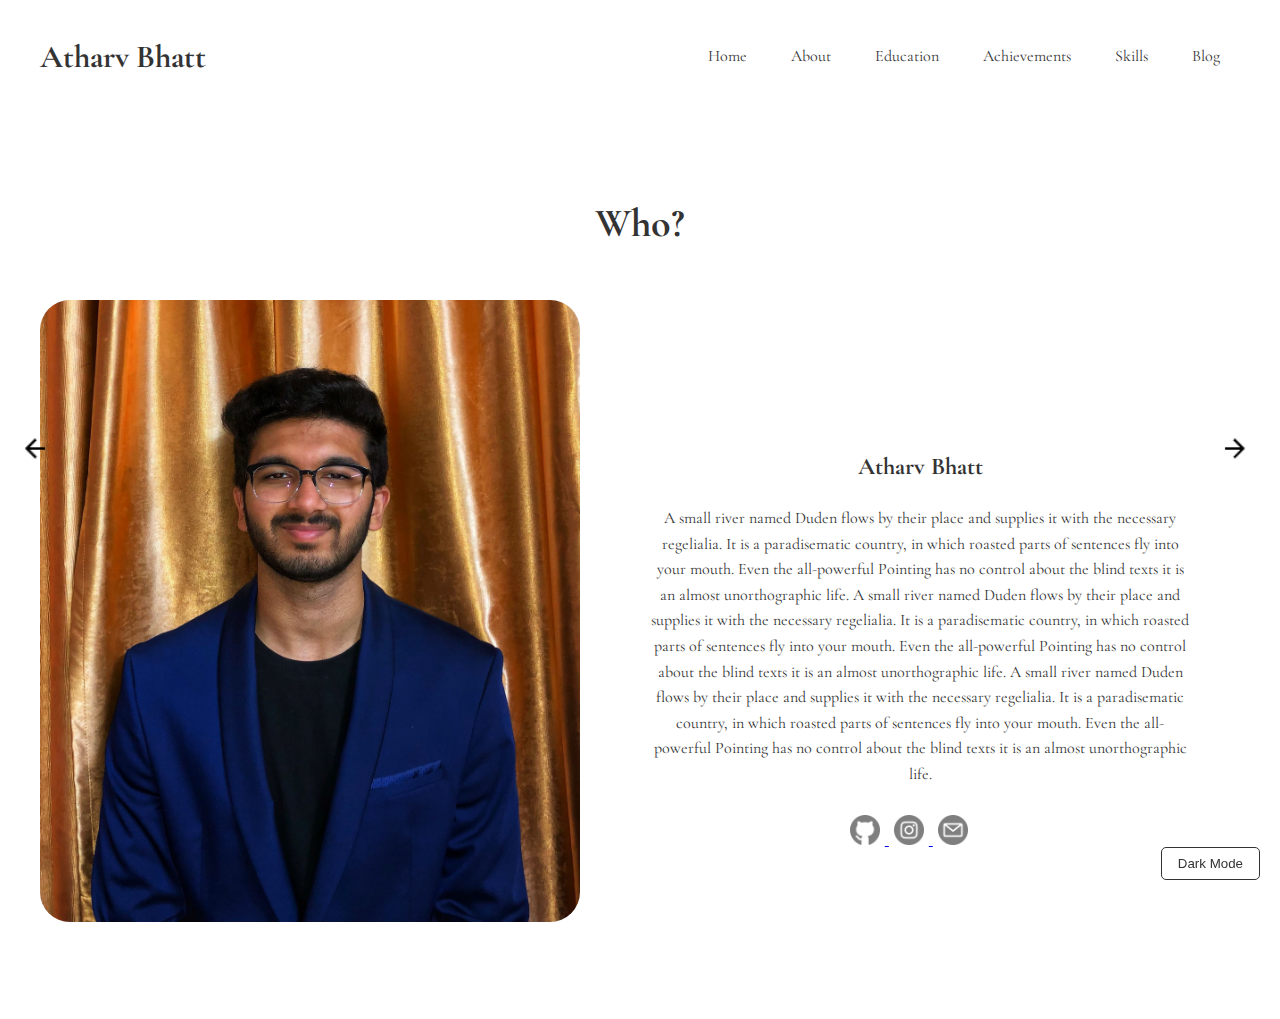
<file: about.html>
<!DOCTYPE html>
<html lang="en">
<head>
    <meta charset="UTF-8">
    <meta name="viewport" content="width=device-width, initial-scale=1.0">
    <title>Know Atharv Bhatt</title>
    <link rel="stylesheet" href="styles.css">
</head>
<body class="light-mode">
    <button class="dark-mode-toggle" onclick="toggleDarkMode()">
        <img src="darkmode.png" alt="Dark Mode Icon" class="icon dark-mode-icon">
        <img src="lightmode.png" alt="Light Mode Icon" class="icon light-mode-icon">
    </button>

    <button class="arrow left-arrow" onclick="navigate('left')">
        <img src="left-arrow.png" alt="Left Arrow Icon" class="arrow-icon">
    </button>

    <button class="arrow right-arrow" onclick="navigate('right')">
        <img src="right-arrow.png" alt="Right Arrow Icon" class="arrow-icon">
    </button>
    
    <nav class="navbar">
        <div class="container">
            <h1 class="logo">Atharv Bhatt</h1>
            <ul class="nav-links">
                <li><a href="index.html">Home</a></li>
                <li><a href="about.html">About</a></li>
                <li><a href="education.html">Education</a></li>
                <li><a href="achievements.html">Achievements</a></li>
                <li><a href="skills.html">Skills</a></li>
                <li><a href="blog.html">Blog</a></li>
            </ul>
        </div>
    </nav>

    <section class="about-section">
    <h1 class="headings">Who?</h1><br>
    <div class="container">
        <div class="about-content">
            <h2>Atharv Bhatt</h2>
            <p>
                A small river named Duden flows by their place and supplies it with the necessary regelialia. 
                It is a paradisematic country, in which roasted parts of sentences fly into your mouth. 
                Even the all-powerful Pointing has no control about the blind texts it is an almost unorthographic life.
                A small river named Duden flows by their place and supplies it with the necessary regelialia. 
                It is a paradisematic country, in which roasted parts of sentences fly into your mouth. 
                Even the all-powerful Pointing has no control about the blind texts it is an almost unorthographic life.
                A small river named Duden flows by their place and supplies it with the necessary regelialia. 
                It is a paradisematic country, in which roasted parts of sentences fly into your mouth. 
                Even the all-powerful Pointing has no control about the blind texts it is an almost unorthographic life.</p>
        </div>
        <div class="about-image">
            <img src="photo.jpg" alt="My Image">
        </div>
    </div>

    <div class="social-icons">
        <a href="https://github.com/atharvv04" target="_blank" rel="noopener noreferrer">
            <img src="githubbb.png" alt="GitHub Icon" class="icon social-icon">
        </a>
        <a href="https://instagram.com/atharvvbhatt" target="_blank" rel="noopener noreferrer">
            <img src="instagrammm.png" alt="GitHub Icon" class="icon social-icon">
        </a>
        <a href="mailto:atharv.bhatt@students.iiit.ac.in">
            <img src="emailll.png" alt="Email Icon" class="social-icon">
        </a>
    </div>
    </section>


    <script src="script.js"></script>
</body>
</html>
</file>
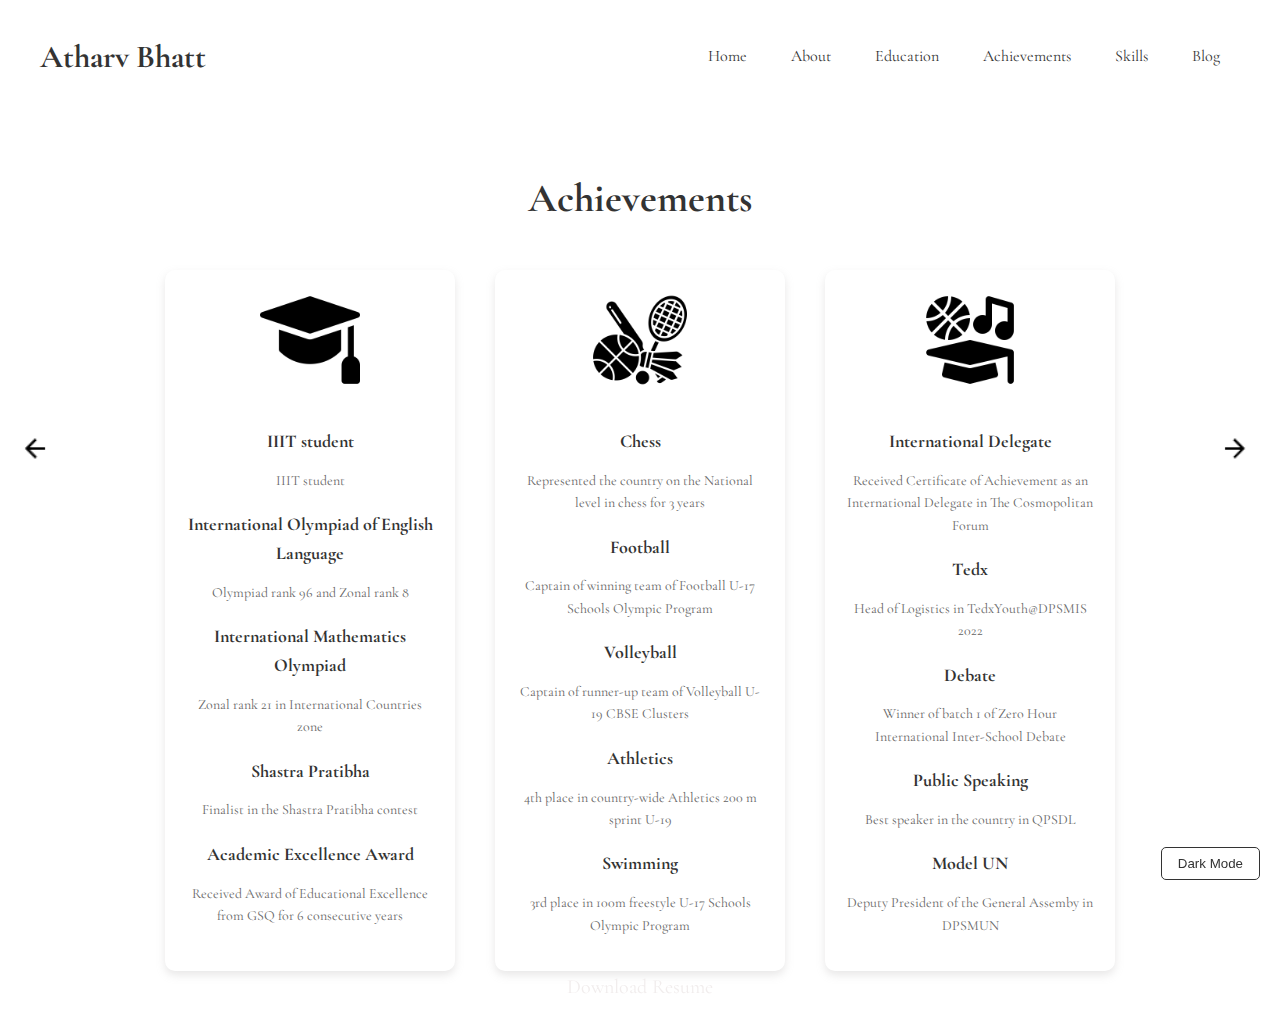
<file: achievements.html>
<!DOCTYPE html>
<html lang="en">
<head>
    <meta charset="UTF-8">
    <meta name="viewport" content="width=device-width, initial-scale=1.0">
    <title>Atharv Bhatt Achievements</title>
    <link rel="stylesheet" href="styles.css">
</head>
<body class="light-mode">
    <button class="dark-mode-toggle" onclick="toggleDarkMode()">
        <img src="darkmode.png" alt="Dark Mode Icon" class="icon dark-mode-icon">
        <img src="lightmode.png" alt="Light Mode Icon" class="icon light-mode-icon">
    </button>

    <button class="arrow left-arrow" onclick="navigate('left')">
        <img src="left-arrow.png" alt="Left Arrow Icon" class="arrow-icon">
    </button>

    <button class="arrow right-arrow" onclick="navigate('right')">
        <img src="right-arrow.png" alt="Right Arrow Icon" class="arrow-icon">
    </button>

    <nav class="navbar">
        <div class="container">
            <h1 class="logo">Atharv Bhatt</h1>
            <ul class="nav-links">
                <li><a href="index.html">Home</a></li>
                <li><a href="about.html">About</a></li>
                <li><a href="education.html">Education</a></li>
                <li><a href="achievements.html">Achievements</a></li>
                <li><a href="skills.html">Skills</a></li>
                <li><a href="blog.html">Blog</a></li>
            </ul>
        </div>
    </nav>

    <section class="page-content">
        <br><h1 class="headings">Achievements</h1>
        <div class="achievement-container">
            <div class="achievement-card">
                <img src="academics.png" alt="Badge 1" class="badge">
                <h3>IIIT student</h3>
                <p>IIIT student</p>
                <h3>International Olympiad of English Language</h3>
                <p>Olympiad rank 96 and Zonal rank 8</p>
                <h3>International Mathematics Olympiad</h3>
                <p>Zonal rank 21 in International Countries zone</p>
                <h3>Shastra Pratibha</h3>
                <p>Finalist in the Shastra Pratibha contest</p>
                <h3>Academic Excellence Award</h3>
                <p>Received Award of Educational Excellence from GSQ for 6 consecutive years</p>
            </div>
            <div class="achievement-card">
                <img src="sports.png" alt="Badge 2" class="badge">
                <h3>Chess</h3>
                <p>Represented the country on the National level in chess for 3 years</p>
                <h3>Football</h3>
                <p>Captain of winning team of Football U-17 Schools Olympic Program</p>
                <h3>Volleyball</h3>
                <p>Captain of runner-up team of Volleyball U-19 CBSE Clusters</p>
                <h3>Athletics</h3>
                <p>4th place in country-wide Athletics 200 m sprint U-19</p>
                <h3>Swimming</h3>
                <p>3rd place in 100m freestyle U-17 Schools Olympic Program</p>
            </div>
            <div class="achievement-card">
                <img src="extracurricular.png" alt="Badge 2" class="badge">
                <h3>International Delegate</h3>
                <p>Received Certificate of Achievement as an International Delegate in The Cosmopolitan Forum</p>
                <h3>Tedx</h3>
                <p>Head of Logistics in TedxYouth@DPSMIS 2022</p>
                <h3>Debate</h3>
                <p>Winner of batch 1 of Zero Hour International Inter-School Debate</p>
                <h3>Public Speaking</h3>
                <p>Best speaker in the country in QPSDL</p>
                <h3>Model UN</h3>
                <p>Deputy President of the General Assemby in DPSMUN</p>
            </div>
        </div>
        <div class="resume-link">
            <a href="resume.pdf" download>Download Resume</a>
        </div>
    </section>

    <script src="script.js"></script>
</body>
</html>
</file>
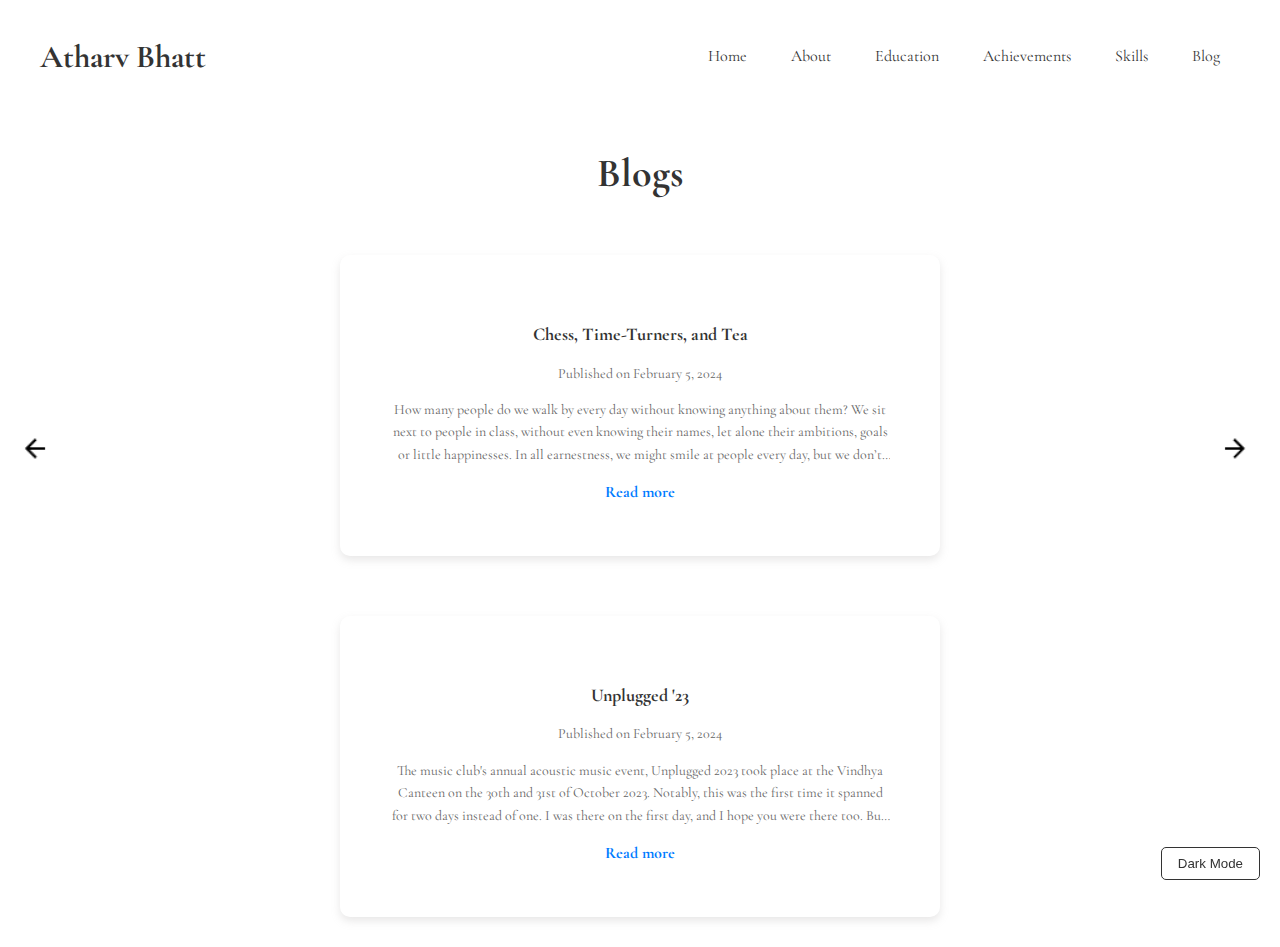
<file: blog.html>
<!DOCTYPE html>
<html lang="en">
<head>
    <meta charset="UTF-8">
    <meta name="viewport" content="width=device-width, initial-scale=1.0">
    <title>Atharv Bhatt Blog</title>
    <link rel="stylesheet" href="styles.css">
</head>
<body class="light-mode">
    <button class="dark-mode-toggle" onclick="toggleDarkMode()">
        <img src="darkmode.png" alt="Dark Mode Icon" class="icon dark-mode-icon">
        <img src="lightmode.png" alt="Light Mode Icon" class="icon light-mode-icon">
    </button>

    <button class="arrow left-arrow" onclick="navigate('left')">
        <img src="left-arrow.png" alt="Left Arrow Icon" class="arrow-icon">
    </button>

    <button class="arrow right-arrow" onclick="navigate('right')">
        <img src="right-arrow.png" alt="Right Arrow Icon" class="arrow-icon">
    </button>

    <nav class="navbar">
        <div class="container">
            <h1 class="logo">Atharv Bhatt</h1>
            <ul class="nav-links">
                <li><a href="index.html">Home</a></li>
                <li><a href="about.html">About</a></li>
                <li><a href="education.html">Education</a></li>
                <li><a href="achievements.html">Achievements</a></li>
                <li><a href="skills.html">Skills</a></li>
                <li><a href="blog.html">Blog</a></li>
            </ul>
        </div>
    </nav>

    <header>
        <h1 class="headings">Blogs</h1>
    </header>
    <main class="blog-posts">
        <article class="blog-post achievement-card">
            <h2>Chess, Time-Turners, and Tea</h2>
            <p>Published on February 5, 2024</p>
            <p>How many people do we walk by every day without knowing anything about them? We sit next to people in class, without even knowing their names, let alone their ambitions, goals or little happinesses. In all earnestness, we might smile at people every day, but we don’t truly know most people around us. 

                To fix this, our team of writers from Ping! decided to spend a few minutes with students of this prestigious fast-paced college– to have a simple conversation. 
                
                As our team scrambled around campus trying to find people who were willing to answer our list of questions, we discovered that each person had their own perspectives on life. Their own spark that burns their flame, their own glint in their eyes. 
                
                Each person's interview tells us something unmistakable about them. These individual dreams, aspirations and goals are strokes of paint that represent the beauty of the canvas of IIIT. 
                
                This project, in a way, is our tribute to the beauty of the people in the campus. We call it our very own Radical Empathy Project, heavily inspired by the podcast of the same name. So sit down, make yourself cosy, and spend 5 minutes of your day with us and all of these beautiful people. 
                
                The first person we got the privilege of interviewing, is his very own character. His laid-back personality and endless jokes make him very endearing. You’ll often see him mull over a chess game, or go into intense debates about anything political. You might catch him around JC, late into the night, a cup of tea in hand, with a group of friends. We interviewed him in one of these “chai-breaks”. </p>
            <a href="blog1.html" target="_blank" class="read-more">Read more</a>
        </article>
        <article class="blog-post achievement-card">
            <h2>Unplugged '23</h2>
            <p>Published on February 5, 2024</p>
            <p>The music club's annual acoustic music event, Unplugged 2023 took place at the Vindhya Canteen on the 30th and 31st of October 2023. Notably, this was the first time it spanned for two days instead of one. I was there on the first day, and I hope you were there too. But, just in case you weren’t, I hope I can paint an image for you.

                It was late into the evening, and the sun had almost completely set. All of VC was illuminated by warm hanging lights. It almost gave me the illusion that the place was lit up by swarms of fireflies. The event lasted well into the night, with musicians playing 1-3 songs each, and then giving way for the next performers. 
                
                If I had to set the scene for you, I'd tell you that it was extremely mellow and calm. This college is known for its swarm of students always working, always moving, always grinding. I got to see all of those unique hard workers slow down for a few hours, and enjoy the pureness of listening to music in a community. It’s truly special to see around 100 people together, just singing their favourite songs. The performers themselves were students from all batches, from UG1 to PhD. 
                
                There were performances from a range of genres, be it carnatic classical, to indie rock. People performed their own renditions of well-loved songs, occasionally adding their own twist to it. We all sang a whole array of songs together, from old hindi gems from Lata Mangeshkar to classic rock staples from the likes of Eric Clapton to recent tunes by well known musicians like Arijit Singh, Ed Sheeran and Prateek Kuhad. Around the canteen, there were stalls from La Pinos, Theka Coffee and Makers of Milkshake, where students, researchers and professors alike could get pizzas, kulfis, milkshakes etc to compliment the music. 
                
                The air was fresh, and the night was young. The tungsten lighting, the breezy laughter, the group singing, it all reminded us that IIIT is more than just its academic records, and renowned research. It’s about the community and the joy and art which we can create together.
                
                The soulful atmosphere continued on the second day made more exuberant by the collaboration with the fashion club. Added to the mellow acoustic vibe from day 1 was a sense of bewitched playfulness, as the audience now involved people dressed up in their favourite Halloween clothes, with the many face paints each telling a different story.
                
                Unplugged was conducted on a scale never seen before. Bands from other colleges such as JNTUH, gig bands from the city such as Zephyr, Alumni and the professors came together to perform melodious renditions of their favourite songs.
                
                The faculty in particular also passed on meaningful messages against war which are always relevant, but especially so in these times of geopolitical tension in the middle east.
                
                At one point in time, as the independent performer Rohit, performed a beautiful bollywood medley the whole crowd clapped and swayed to his music. It is this sense of bringing people together unanimously that in my opinion captures why music is almost magical in what it does.</p>
            <a href="blog2.html" target="_blank" class="read-more">Read more</a>
        </article>
    </main>
    

    <script src="script.js"></script>
</body>
</html>
</file>
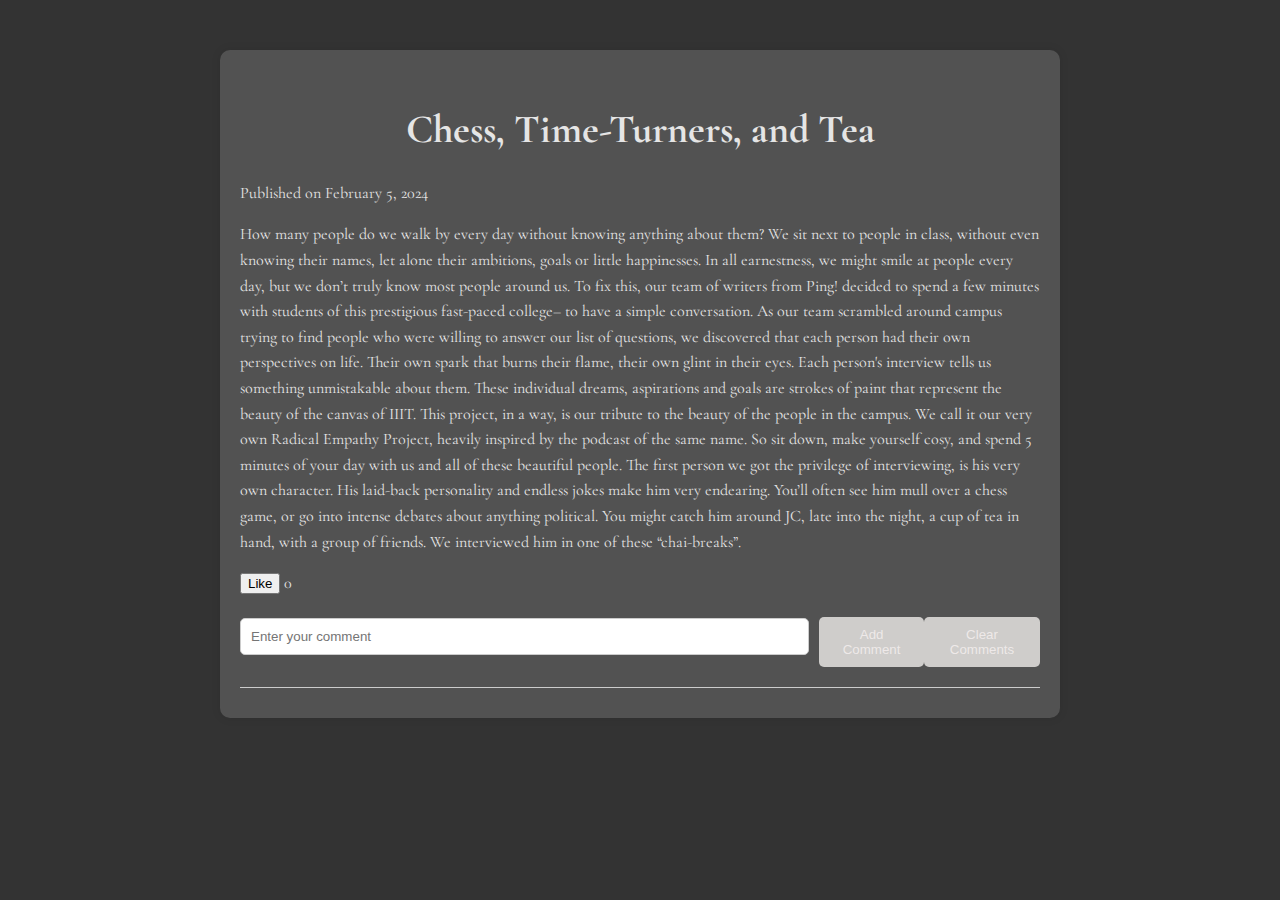
<file: blog1.html>
<!DOCTYPE html>
<html lang="en">
<head>
    <meta charset="UTF-8">
    <meta name="viewport" content="width=device-width, initial-scale=1.0">
    <title>Blog 1</title>
    <link rel="stylesheet" href="styles.css">
    <style>
        /* CSS styles for the blog */
        .blog-container {
            max-width: 800px;
            margin: 50px auto;
            padding: 20px;
            background-color: #f0f0f02a;
            border-radius: 10px;
            box-shadow: 0 0 10px rgba(0, 0, 0, 0.1);
        }
        .likes-section, .comment-section {
            margin-bottom: 20px;
        }
        .comment-section input[type="text"] {
            width: calc(100% - 80px); /* Adjust width as needed */
            padding: 10px;
            margin-bottom: 10px;
            border-radius: 5px;
            border: 1px solid #ccc;
        }
        .comment-section button {
            background-color: #f5f2efc4;
            color: #fff9f9a9;
            border: none;
            padding: 10px 20px;
            cursor: pointer;
            border-radius: 5px;
        }
        .comments {
            border-top: 1px solid #ccc;
            padding-top: 10px;
        }
        .comment {
            margin-bottom: 10px;
        }
    </style>
</head>

<body>
    <div class="blog-container">
        <div class="blog-content">
            <header>
                <h1 class="headings">Chess, Time-Turners, and Tea</h1>
                <p>Published on February 5, 2024</p>
            </header>
            <main>
                <p>How many people do we walk by every day without knowing anything about them? We sit next to people in class, without even knowing their names, let alone their ambitions, goals or little happinesses. In all earnestness, we might smile at people every day, but we don’t truly know most people around us. 
        
                    To fix this, our team of writers from Ping! decided to spend a few minutes with students of this prestigious fast-paced college– to have a simple conversation. 
                    
                    As our team scrambled around campus trying to find people who were willing to answer our list of questions, we discovered that each person had their own perspectives on life. Their own spark that burns their flame, their own glint in their eyes. 
                    
                    Each person's interview tells us something unmistakable about them. These individual dreams, aspirations and goals are strokes of paint that represent the beauty of the canvas of IIIT. 
                    
                    This project, in a way, is our tribute to the beauty of the people in the campus. We call it our very own Radical Empathy Project, heavily inspired by the podcast of the same name. So sit down, make yourself cosy, and spend 5 minutes of your day with us and all of these beautiful people. 
                    
                    The first person we got the privilege of interviewing, is his very own character. His laid-back personality and endless jokes make him very endearing. You’ll often see him mull over a chess game, or go into intense debates about anything political. You might catch him around JC, late into the night, a cup of tea in hand, with a group of friends. We interviewed him in one of these “chai-breaks”. </p>
            </main>
        </div>

        <div class="likes-section">
            <button class="likes-btn">Like</button>
            <span class="like-count">0</span>
        </div>

        <div class="comment-section">
            <input type="text" class="comment-input" placeholder="Enter your comment">
            <button class="comment-btn">Add Comment</button>
            <button class="clear-comments-btn">Clear Comments</button>
        </div>

        <div class="comments">
        </div>
    </div>

    <script>
        document.addEventListener("DOMContentLoaded", function() {
            document.querySelector(".likes-btn").addEventListener("click", function() {
                let likeCount = parseInt(document.querySelector(".like-count").textContent);
                likeCount++;
                document.querySelector(".like-count").textContent = likeCount;
            });

            document.querySelector(".comment-btn").addEventListener("click", function() {
                let commentInput = document.querySelector(".comment-input").value.trim();
                if (commentInput !== "") {
                    let commentElement = document.createElement("div");
                    commentElement.classList.add("comment");
                    commentElement.textContent = commentInput;
                    document.querySelector(".comments").appendChild(commentElement);
                    document.querySelector(".comment-input").value = "";
                }
            });

            document.querySelector(".clear-comments-btn").addEventListener("click", function() {
                document.querySelector(".comments").innerHTML = "";
            });
        });
    </script>
</body>
</html>
</file>
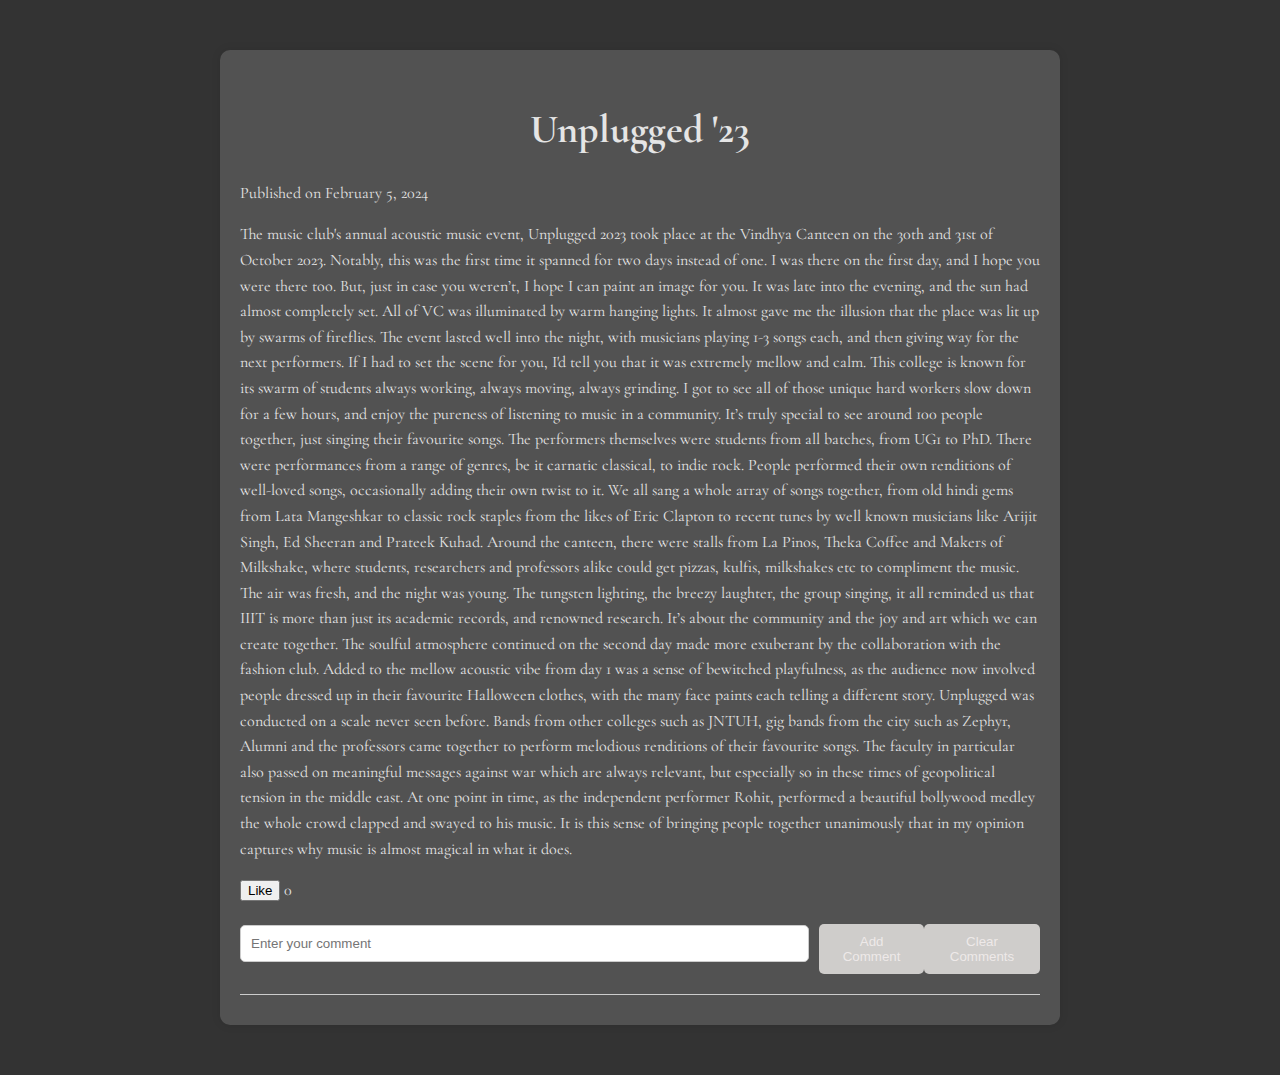
<file: blog2.html>
<!DOCTYPE html>
<html lang="en">
<head>
    <meta charset="UTF-8">
    <meta name="viewport" content="width=device-width, initial-scale=1.0">
    <title>Blog 1</title>
    <link rel="stylesheet" href="styles.css">
    <style>
        .blog-container {
            max-width: 800px;
            margin: 50px auto;
            padding: 20px;
            background-color: #f0f0f02a;
            border-radius: 10px;
            box-shadow: 0 0 10px rgba(0, 0, 0, 0.1);
        }
        .likes-section, .comment-section {
            margin-bottom: 20px;
        }
        .comment-section input[type="text"] {
            width: calc(100% - 80px);
            padding: 10px;
            margin-bottom: 10px;
            border-radius: 5px;
            border: 1px solid #ccc;
        }
        .comment-section button {
            background-color: #f5f2efc4;
            color: #fff9f9a9;
            border: none;
            padding: 10px 20px;
            cursor: pointer;
            border-radius: 5px;
        }
        .comments {
            border-top: 1px solid #ccc;
            padding-top: 10px;
        }
        .comment {
            margin-bottom: 10px;
        }
    </style>
</head>

<body>
    <div class="blog-container">
        <div class="blog-content">
            <header>
                <h1 class="headings">Unplugged '23</h1>
                <p>Published on February 5, 2024</p>
            </header>
            <main>
                <p>The music club's annual acoustic music event, Unplugged 2023 took place at the Vindhya Canteen on the 30th and 31st of October 2023. Notably, this was the first time it spanned for two days instead of one. I was there on the first day, and I hope you were there too. But, just in case you weren’t, I hope I can paint an image for you.
        
                    It was late into the evening, and the sun had almost completely set. All of VC was illuminated by warm hanging lights. It almost gave me the illusion that the place was lit up by swarms of fireflies. The event lasted well into the night, with musicians playing 1-3 songs each, and then giving way for the next performers. 
                    
                    If I had to set the scene for you, I'd tell you that it was extremely mellow and calm. This college is known for its swarm of students always working, always moving, always grinding. I got to see all of those unique hard workers slow down for a few hours, and enjoy the pureness of listening to music in a community. It’s truly special to see around 100 people together, just singing their favourite songs. The performers themselves were students from all batches, from UG1 to PhD. 
                    
                    There were performances from a range of genres, be it carnatic classical, to indie rock. People performed their own renditions of well-loved songs, occasionally adding their own twist to it. We all sang a whole array of songs together, from old hindi gems from Lata Mangeshkar to classic rock staples from the likes of Eric Clapton to recent tunes by well known musicians like Arijit Singh, Ed Sheeran and Prateek Kuhad. Around the canteen, there were stalls from La Pinos, Theka Coffee and Makers of Milkshake, where students, researchers and professors alike could get pizzas, kulfis, milkshakes etc to compliment the music. 
                    
                    The air was fresh, and the night was young. The tungsten lighting, the breezy laughter, the group singing, it all reminded us that IIIT is more than just its academic records, and renowned research. It’s about the community and the joy and art which we can create together.
                    
                    The soulful atmosphere continued on the second day made more exuberant by the collaboration with the fashion club. Added to the mellow acoustic vibe from day 1 was a sense of bewitched playfulness, as the audience now involved people dressed up in their favourite Halloween clothes, with the many face paints each telling a different story.
                    
                    Unplugged was conducted on a scale never seen before. Bands from other colleges such as JNTUH, gig bands from the city such as Zephyr, Alumni and the professors came together to perform melodious renditions of their favourite songs.
                    
                    The faculty in particular also passed on meaningful messages against war which are always relevant, but especially so in these times of geopolitical tension in the middle east.
                    
                    At one point in time, as the independent performer Rohit, performed a beautiful bollywood medley the whole crowd clapped and swayed to his music. It is this sense of bringing people together unanimously that in my opinion captures why music is almost magical in what it does.</p>
            </main>
        </div>

        <div class="likes-section">
            <button class="likes-btn">Like</button>
            <span class="like-count">0</span>
        </div>

        <div class="comment-section">
            <input type="text" class="comment-input" placeholder="Enter your comment">
            <button class="comment-btn">Add Comment</button>
            <button class="clear-comments-btn">Clear Comments</button>
        </div>

        <div class="comments">
        </div>
    </div>

    <script>
        document.addEventListener("DOMContentLoaded", function() {
            document.querySelector(".likes-btn").addEventListener("click", function() {
                let likeCount = parseInt(document.querySelector(".like-count").textContent);
                likeCount++;
                document.querySelector(".like-count").textContent = likeCount;
            });

            document.querySelector(".comment-btn").addEventListener("click", function() {
                let commentInput = document.querySelector(".comment-input").value.trim();
                if (commentInput !== "") {
                    let commentElement = document.createElement("div");
                    commentElement.classList.add("comment");
                    commentElement.textContent = commentInput;
                    document.querySelector(".comments").appendChild(commentElement);
                    document.querySelector(".comment-input").value = "";
                }
            });

            document.querySelector(".clear-comments-btn").addEventListener("click", function() {
                document.querySelector(".comments").innerHTML = "";
            });
        });
    </script>
</body>
</html>
</file>
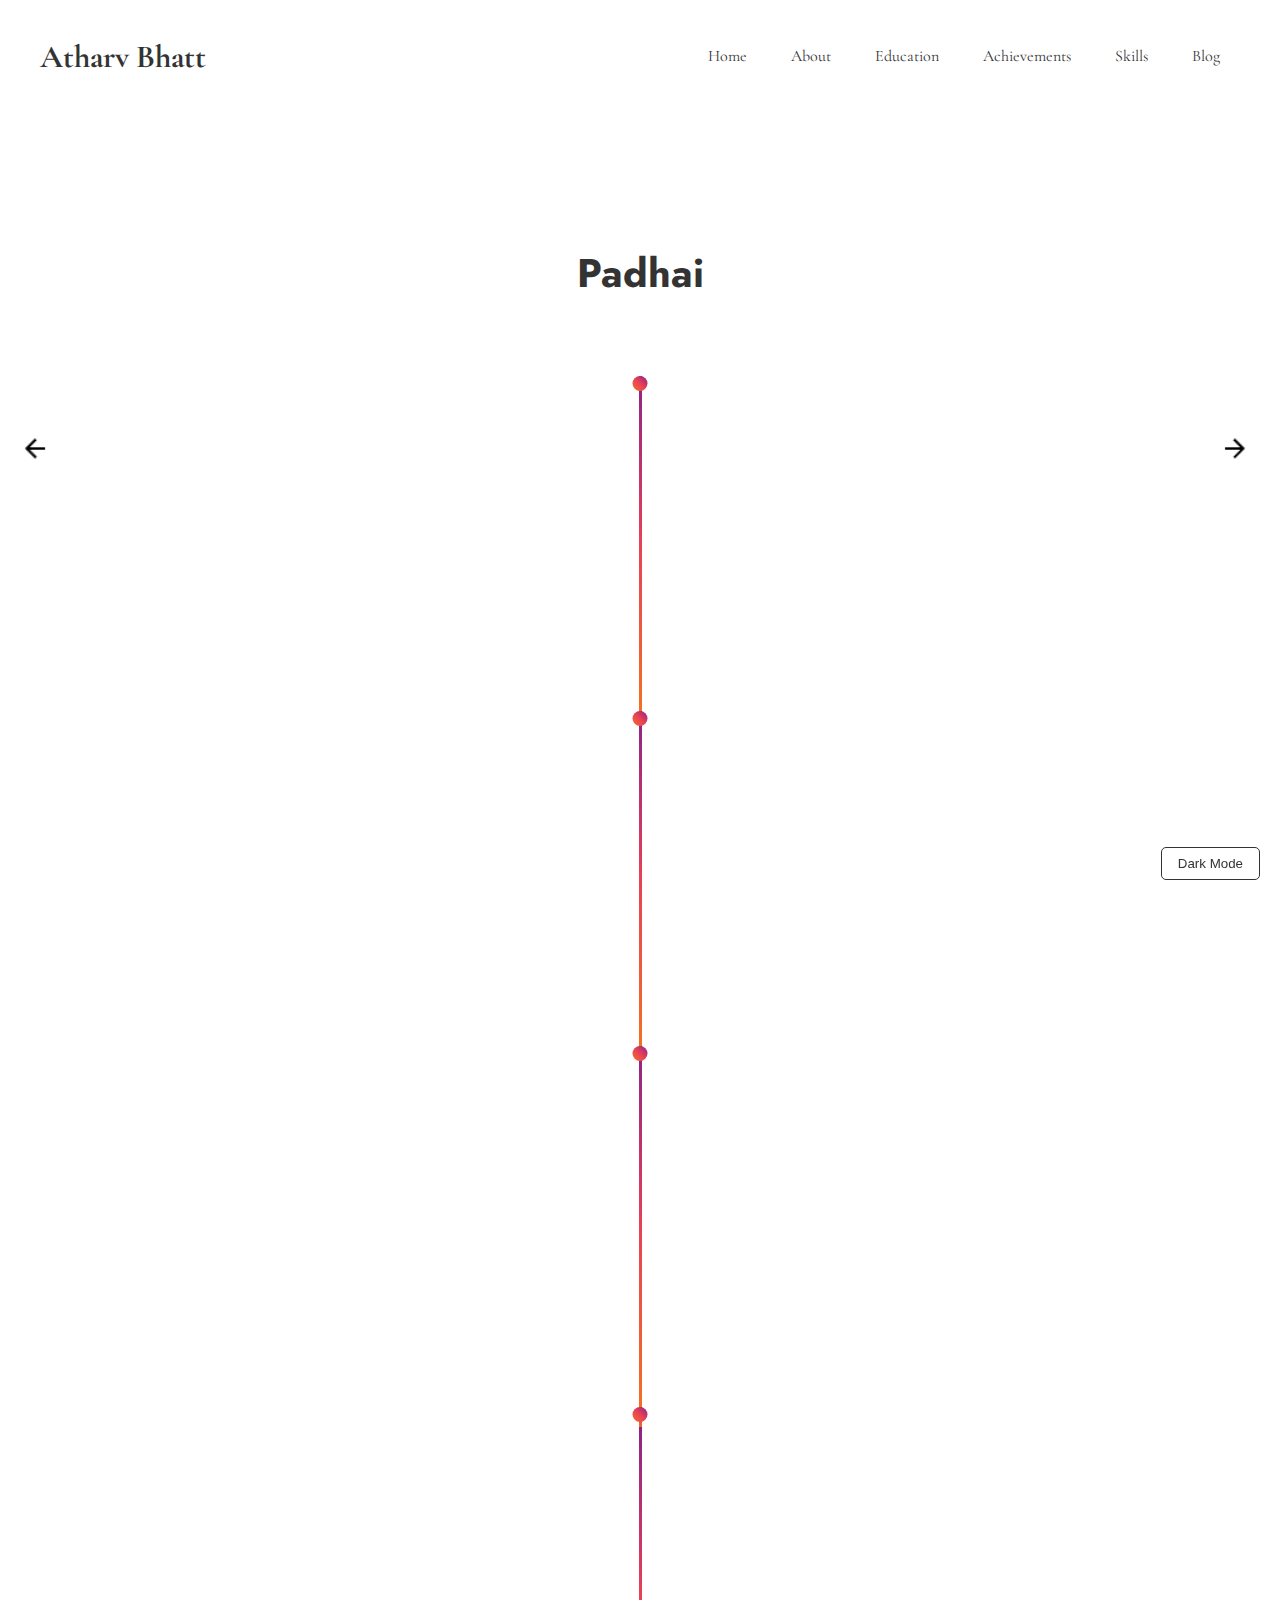
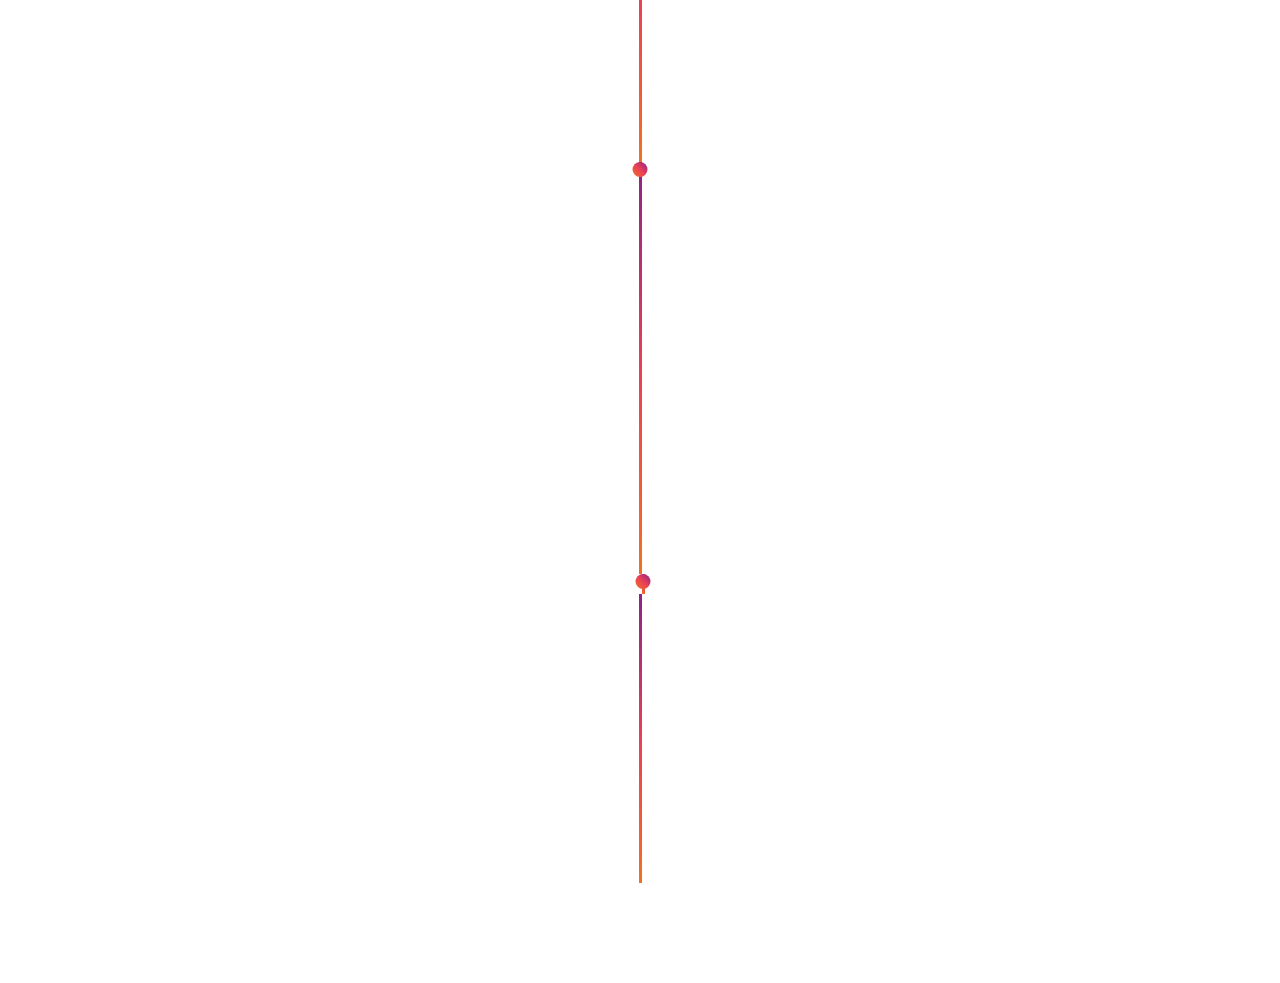
<file: education.html>
<!DOCTYPE html>
<html lang="en">
<head>
    <meta charset="UTF-8">
    <meta name="viewport" content="width=device-width, initial-scale=1.0">
    <title>Atharv Bhatt Education</title>
    <link rel="stylesheet" href="styles.css">
    <style>
        @import url('https://fonts.googleapis.com/css2?family=Jost:wght@200;300;400&display=swap');

        .timeline-component {
            opacity: 0;
            transform: translateY(20px);
            animation: fadeInUp 1s ease forwards;
        }

        @keyframes fadeInUp {
            from {
                opacity: 0;
                transform: translateY(20px);
            }
            to {
                opacity: 1;
                transform: translateY(0);
            }
        }
    </style>
</head>
<body class="light-mode">
    <button class="dark-mode-toggle" onclick="toggleDarkMode()">
        <img src="darkmode.png" alt="Dark Mode Icon" class="icon dark-mode-icon">
        <img src="lightmode.png" alt="Light Mode Icon" class="icon light-mode-icon">
    </button>

    <button class="arrow left-arrow" onclick="navigate('left')">
        <img src="left-arrow.png" alt="Left Arrow Icon" class="arrow-icon">
    </button>

    <button class="arrow right-arrow" onclick="navigate('right')">
        <img src="right-arrow.png" alt="Right Arrow Icon" class="arrow-icon">
    </button>

    <nav class="navbar">
        <div class="container">
            <h1 class="logo">Atharv Bhatt</h1>
            <ul class="nav-links">
                <li><a href="index.html">Home</a></li>
                <li><a href="about.html">About</a></li>
                <li><a href="education.html">Education</a></li>
                <li><a href="achievements.html">Achievements</a></li>
                <li><a href="skills.html">Skills</a></li>
                <li><a href="blog.html">Blog</a></li>
            </ul>
        </div>
    </nav>

    <section class="design-section">
        <h1 class="headings">Padhai</h1><br><br>
        <div class="timeline">
            <div class="timeline-component timeline-empty"></div>
            <div class="timeline-middle">
                <div class="timeline-circle"></div>
            </div>
            <div class="timeline-component timeline-content">
                <h2>2004</h2>
                <h4>Hamad Hospital</h4>
                <p>Born</p>
                <h5>Courses Taken:</h5><p>Survival</p>
            </div>
            <div class="timeline-component timeline-content">
                <h2>2008</h2>
                <h4>I forgot where</h4>
                <p>Kindergarten</p>
                <h5>Courses Taken:</h5><p>Fun</p>
            </div>
            <div class="timeline-middle">
                <div class="timeline-circle"></div>
            </div>
            <div class="timeline-empty"></div>
            <div class="timeline-empty"></div>
            <div class="timeline-middle">
                <div class="timeline-circle"></div>
            </div>
            <div class="timeline-component timeline-content">
                <h2>2009</h2>
                <h4>DPS-MIS Doha, Qatar</h4>
                <p>Nursery</p>
                <h5>Courses Taken:</h5><p>Rocket Science<br>Quantum Physics</p>
            </div>
            <div class="timeline-component timeline-empty"></div>
            <div class="timeline-middle">
                <div class="timeline-circle"></div>
            </div>
            <div class="timeline-empty"></div>
            <div class="timeline-component timeline-content">
                <h2>2011</h2>
                <h4>DPS-MIS Doha, Qatar</h4>
                <p>First Grade</p>
                <h5>Courses Taken:</h5><p>Fun</p>
            </div>
            <div class="timeline-middle"></div>
            <div class="timeline-component timeline-empty"></div>
            <div class="timeline-empty"></div>
            <div class="timeline-middle">
                <div class="timeline-circle"></div>
            </div>
            <div class="timeline-component timeline-content">
                <h2>2023</h2>
                <h4>IIIT Hyderabad</h4>
                <p>Undergraduate, CSE</p>
                <h5>Courses Taken:</h5>
                <p>Computer Programming<br>Discrete Math<br>Real Analysis<br>Digital Systems and Microcontrollers</p>
            </div>
            <div class="timeline-component timeline-empty"></div>
            <div class="timeline-empty"></div>
            <div class="timeline-middle">
                <div class="timeline-circle"></div>
            </div>
            <div class="timeline-component timeline-content">
                <h2>2024 (Present)</h2>
                <h4>IIIT Hyderabad</h4>
                <h5>Courses Taken:</h5>
                <p>Suicide note</p>
            </div>
            <div class="timeline-middle"></div>            
    </section>
    

    <script src="script.js"></script>
</body>
</html>
</file>
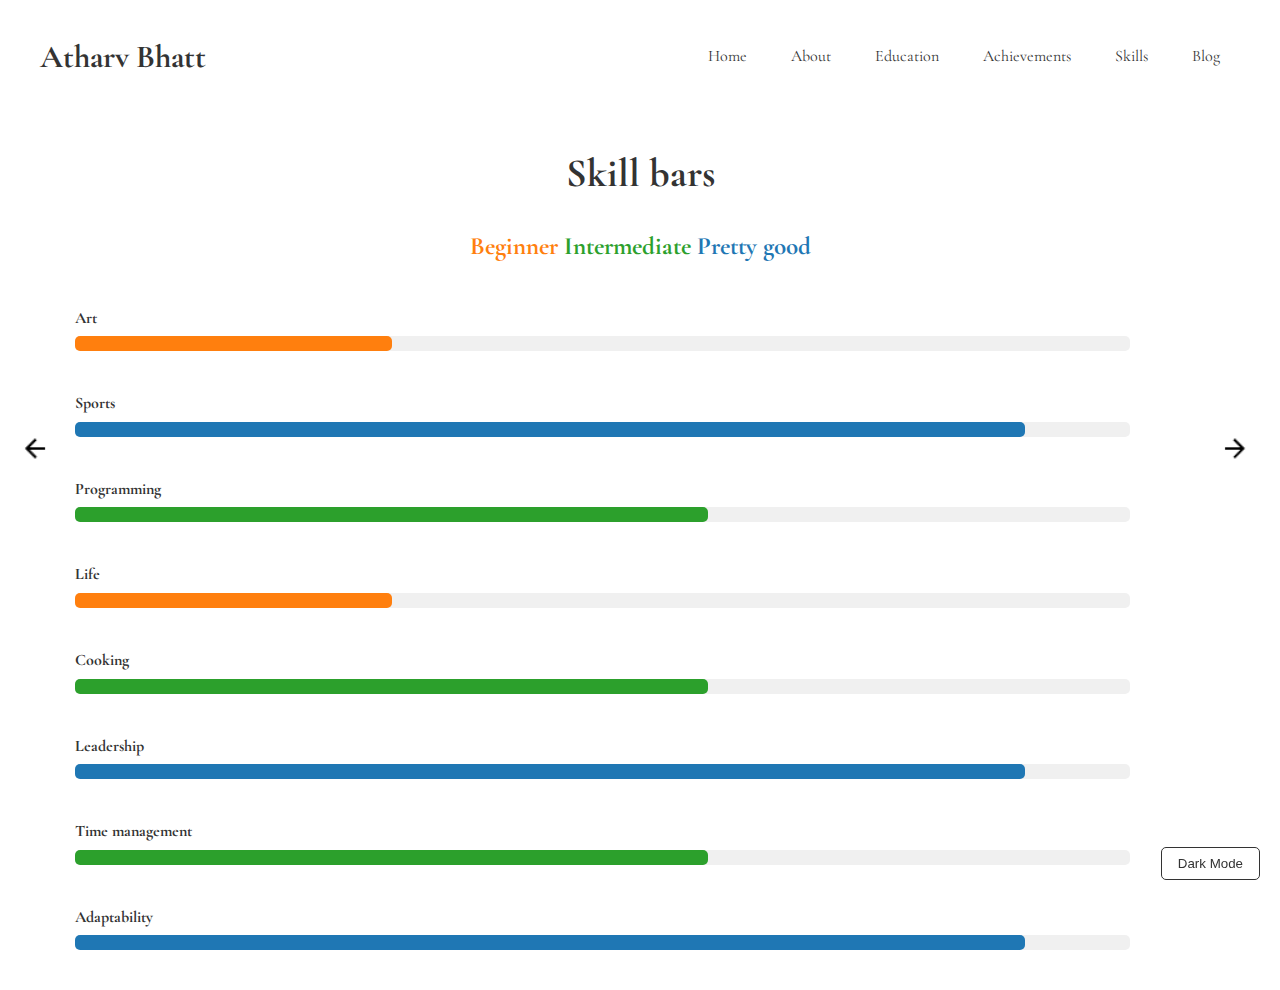
<file: skills.html>
<!DOCTYPE html>
<html lang="en">
<head>
    <meta charset="UTF-8">
    <meta name="viewport" content="width=device-width, initial-scale=1.0">
    <title>Atharv Bhatt Skills</title>
    <link rel="stylesheet" href="styles.css">
</head>
<body class="light-mode">
    <button class="dark-mode-toggle" onclick="toggleDarkMode()">
        <img src="darkmode.png" alt="Dark Mode Icon" class="icon dark-mode-icon">
        <img src="lightmode.png" alt="Light Mode Icon" class="icon light-mode-icon">
    </button>

    <button class="arrow left-arrow" onclick="navigate('left')">
        <img src="left-arrow.png" alt="Left Arrow Icon" class="arrow-icon">
    </button>

    <button class="arrow right-arrow" onclick="navigate('right')">
        <img src="right-arrow.png" alt="Right Arrow Icon" class="arrow-icon">
    </button>

    <nav class="navbar">
        <div class="container">
            <h1 class="logo">Atharv Bhatt</h1>
            <ul class="nav-links">
                <li><a href="index.html">Home</a></li>
                <li><a href="about.html">About</a></li>
                <li><a href="education.html">Education</a></li>
                <li><a href="achievements.html">Achievements</a></li>
                <li><a href="skills.html">Skills</a></li>
                <li><a href="blog.html">Blog</a></li>
            </ul>
        </div>
    </nav>

    <section class="page-content">
        <h1 class="headings">Skill bars</h1>
        <h2 style="text-align: center; font-size: 25px;">
            <span style="color: #ff7f0e;">Beginner</span>
            <span style="color: #2ca02c;">Intermediate</span>
            <span style="color: #1f77b4;">Pretty good</span>
        </h2>
        
        <div class="skill-bars">
            <div class="skill">
                <div class="skill-name">Art</div>
                <div class="skill-level">
                    <div class="skill-level-bar beginner"></div>
                </div>
            </div>
            <div class="skill">
                <div class="skill-name">Sports</div>
                <div class="skill-level">
                    <div class="skill-level-bar pretty-good"></div>
                </div>
            </div>
            <div class="skill">
                <div class="skill-name">Programming</div>
                <div class="skill-level">
                    <div class="skill-level-bar intermediate"></div>
                </div>
            </div>
            <div class="skill">
                <div class="skill-name">Life</div>
                <div class="skill-level">
                    <div class="skill-level-bar beginner"></div>
                </div>
            </div>
            <div class="skill">
                <div class="skill-name">Cooking</div>
                <div class="skill-level">
                    <div class="skill-level-bar intermediate"></div>
                </div>
            </div>
            <div class="skill">
                <div class="skill-name">Leadership</div>
                <div class="skill-level">
                    <div class="skill-level-bar pretty-good"></div>
                </div>
            </div>
            <div class="skill">
                <div class="skill-name">Time management</div>
                <div class="skill-level">
                    <div class="skill-level-bar intermediate"></div>
                </div>
            </div>
            <div class="skill">
                <div class="skill-name">Adaptability</div>
                <div class="skill-level">
                    <div class="skill-level-bar pretty-good"></div>
                </div>
            </div>
        </div>
    </section>

    <script src="script.js"></script>
</body>
</html>
</file>
<file: styles.css>
@import url('https://fonts.googleapis.com/css2?family=JetBrains+Mono:wght@100;500&display=swap');
@import url('https://fonts.googleapis.com/css2?family=Cormorant+Garamond:wght@400;700&display=swap');

body {
    margin: 0;
    padding: 0;
    font-family: 'Cormorant Garamond', serif !important;
    background-color: #333;
    color: #fff;
}

/* Global styles */
.container {
    max-width: 1200px;
    margin: 0 auto;
    padding: 0 20px;
}

/* Navbar */
.navbar {
    background-color: #333;
    color: #fff;
    padding: 20px 0;
}

.navbar .container {
    display: flex;
    align-items: center;
    justify-content: space-between;
}

.nav-links li {
    display: inline;
    margin-left: 20px;
}

.nav-links li:first-child {
    margin-left: 0;
}

.nav-links a {
    color: #fff;
    text-decoration: none;
}






.hero {
    background: #282c34;
    font-size: 2vmin;
    font-family: 'JetBrains Mono', monospace;
    height: 100vh;
    width: 100vw;
    display: flex;
    justify-content: center;
    align-items: center;
    color: #e4bb68;
    overflow: hidden;
}

.hero .container {
    display: flex;
    flex-direction: column;
    text-align: center;
}

.hero h1 {
    margin-bottom: 420px;
}

.greeting {
    position: relative;
    opacity: 0;
    animation: fadeInOut 8s infinite;
}

.en {
    color: #fa8231;
    animation-delay: 0s; 
}

.es {
    color: rgb(104, 186, 234);
    animation-delay: 1s; 
}

.de {
    color: #c678dd;
    animation-delay: 2s; 
}

.it {
    color: #a9b0bd;
    animation-delay: 3s;
}

@keyframes fadeInOut {
    0% {
        opacity: 0;
        transform: translateY(100%);
    }
    10% {
        opacity: 1;
        transform: translateY(0);
    }
    40% {
        opacity: 1;
        transform: translateY(0);
    }
    50% {
        opacity: 0;
        transform: translateY(100%);
    }
}


.section h2 {
    margin-bottom: 20px;
}

.blog-posts {
    display: flex;
    justify-content: space-between;
    flex-wrap: wrap;
}

.blog-post {
    width: calc(50% - 20px);
    background-color: #f9f9f9;
    padding: 20px;
    margin-bottom: 20px;
}

.blog-post h3 {
    margin-bottom: 10px;
}

.read-more {
    color: #333;
    text-decoration: none;
    font-weight: bold;
}

.read-more:hover {
    text-decoration: underline;
}

.container {
    padding: 0 10px; 
}

.navbar {
    padding: 10px 0;
}

.nav-links li {
    display: block;
    margin: 10px 0; 
}

@media only screen and (min-width: 768px) {
    .container {
        padding: 0 20px;
    }

    .navbar {
        padding: 20px 0; 
    }

    .nav-links li {
        display: inline;
        margin: 0 20px; 
    }
}

@media only screen and (max-width: 600px) {
    .hero {
        padding: 80px 0;
    }

    .blog-post {
        width: 100%;
    }
}


body {
    font-family: 'Roboto', sans-serif; 
    line-height: 1.6;
}

h1, h2, h3 {
    font-weight: 700;
}

p {
    font-size: 16px;
}

.hero {
    background-color: #f9f9f9;
}

.navbar {
    background-color: #333; 
}

.navbar a {
    color: #fff; 
}

.navbar a:hover {
    color: #ff9900;
}

.hero {
    background-image: url('hero-background.jpg');
    background-size: cover;
    background-position: center;
    height: 100vh;
    display: flex;
    flex-direction: column;
    justify-content: center;
    align-items: center;
    text-align: center;
}

.nav-links li {
    display: inline-block;
    margin: 0 20px;
    position: relative;
}

.nav-links li::after {
    content: '';
    position: absolute;
    bottom: -5px;
    left: 0;
    width: 0;
    height: 2px;
    background-color: #ff9900;
    transition: width 0.3s ease;
}

.nav-links li:hover::after {
    width: 100%;
}

body.light-mode {
    background-color: #fff;
    color: #333;
    transition: background-color 0.5s, color 0.5s;
}

body.dark-mode {
    background-color: #333;
    color: #fff;
    transition: background-color 0.5s, color 0.5s;
}

.dark-mode-toggle {
    position: fixed;
    bottom: 20px;
    right: 20px;
    background-color: transparent;
    color: #333; /* Default font color */
    border: 1px solid #333; /* Faint border */
    padding: 8px 16px; /* Padding */
    cursor: pointer;
    border-radius: 5px;
    transition: background-color 0.3s, color 0.3s, border-color 0.3s; 
}

.dark-mode-toggle:hover {
    background-color: rgba(255, 255, 255, 0.2);
}

.dark-mode .dark-mode-toggle {
    color: #fff; 
    border-color: #fff;
}



/* Other styles */
.navbar {
    padding: 10px 0;
    background-color: transparent;
}

.container {
    max-width: 1200px;
    margin: 0 auto;
    padding: 0 20px;
}

.hero {
    text-align: center;
    padding: 100px 0;
}

.hero h2 {
    font-size: 2.5em;
}

.tagline {
    font-size: 1.2em;
}

/* Light mode styles */
.light-mode body,
.light-mode .navbar,
.light-mode .container,
.light-mode .hero,
.light-mode .hero h2,
.light-mode .tagline,
.light-mode .nav-links a {
    background-color: #fff;
    color: #333;
    transition: background-color 0.5s, color 0.5s;
}

/* Dark mode styles */
.dark-mode body,
.dark-mode .navbar,
.dark-mode .container,
.dark-mode .hero,
.dark-mode .hero h2,
.dark-mode .tagline,
.dark-mode .nav-links a {
    background-color: #333;
    color: #fff;
    transition: background-color 0.5s, color 0.5s;
}

.light-mode-icon {
    display: none; 
}

.dark-mode-icon {
    display: inline-block; 
}

.dark-mode .light-mode-icon {
    display: inline-block;
}

.light-mode .dark-mode-icon {
    display: none;
}

.arrow {
    position: fixed;
    top: 50%;
    transform: translateY(-50%);
    background-color: transparent;
    border: none;
    cursor: pointer;
    border-radius: 50%;
    padding: 10px; 
    transition: opacity 1s ease;
}

.arrow img {
    width: 30px;
    height: auto;
}

.left-arrow {
    left: 10px; 
}

.right-arrow {
    right: 20px;
}

.arrow:hover {
    background-color: rgba(20, 1, 1, 0.348); 
}

.arrow img {
    width: 30px; 
    height: 30px; 
}

/* Social icons */
.social-icons {
    position: relative;
    bottom: 116px;
    left: 116%;
    transform: translateX(-50%);
}

.social-icon {
    width: 30px;
    height: auto;
    margin: 0 5px;
    opacity: 0.5; /* initial opacity */
    transition: opacity 0.3s ease; 
}

.social-icon:hover {
    opacity: 1; /* Change opacity */
}

/* About Section */
.about-section {
    padding: 50px 0;
}

.about-section .container {
    display: flex;
    justify-content: space-between;
    align-items: center;
    flex-direction: row-reverse; /* Reverse*/
}


.about-content {
    flex: 1; 
    text-align: center; 
    padding: 0 50px;
}

.about-image {
    flex: 1; 
    margin-right: 20px; 
}

.about-image img {
    max-width: 100%; 
    height: auto; 
    border-radius: 30px; 
}

.social-icons{
    animation: slideIn 1.8s ease-out;
}

@keyframes slideIn {    
    from {
        transform: translateX(0);
        opacity: 0;
    }
    to {
        transform: translateX(0);
        opacity: 1;
    }
}

/* Custom animations */
.about-section .about-content,
.about-section .about-image{
    animation: slideIn 2s ease-out; 
}

@keyframes slideIn {    
    from {
        transform: translateY(20%);
        opacity: 0;
    }
    to {
        transform: translateY(0%);
        opacity: 1;
    }
}

@import url(https://fonts.googleapis.com/css?family=Khula:700);
body {
  background: #333;
}
.hidden {
  opacity:0;
}
.console-container {
 
  font-family:Khula;
  font-size:4em;
  text-align:center;
  height:200px;
  width:600px;
  display:block;
  position:absolute;
  color:white;
  top:0;
  bottom:0;
  left:0;
  right:0;
  margin:auto;
}
.console-underscore {
   display:inline-block;
  position:relative;
  top:-0.14em;
  left:10px;
}

@import url('https://fonts.googleapis.com/css2?family=Jost:wght@200;300;400&display=swap');

/* Dark Mode */
.dark-mode {
    background-color: #333;
    color: #fff;
}

.dark-mode .timeline-content {
    background: #1f1f1f;
    color: #fff;
    box-shadow: 5px 5px 10px #1a1a1a, -5px -5px 10px #242424; 
}

/* Timeline Circles */
.dark-mode .timeline-circle {
    background-image: linear-gradient(45deg, #F27121, #E94057, #8A2387); 
}

/* Light Mode */
.light-mode {
    background-color: #f5f5f5;
    color: #000;
}

.light-mode .timeline-content {
    background: #ffffff; 
    color: #000; 
    box-shadow: 5px 5px 10px #ddd, -5px -5px 10px #fff; 
}

.light-mode .timeline-middle {
    background-image: linear-gradient(45deg, #F27121, #E94057, #8A2387);
}

.light-mode .timeline-circle {
    background-image: linear-gradient(45deg, #F27121, #E94057, #8A2387); 
}


.design-section {
    display: flex;
    flex-direction: column;
    align-items: center;
    justify-content: center;
    min-height: 100vh;
    padding: 100px 0;
    font-family: 'Jost', sans-serif;
}

.design {
    display: flex;
    align-items: center;
    justify-content: center;
}

.timeline {
    width: 80%;
    max-width: 800px;
    margin: 0 auto;
    display: flex;
    flex-direction: column;
}

.timeline-content {
    padding: 20px;
    border-radius: 5px;
    padding: 1.75rem;
    transition: 0.4s ease;
    overflow-wrap: break-word !important;
    margin: 1rem;
    margin-bottom: 20px;
}

.timeline-component {
    margin: 0px 20px 20px 20px;
}

@media screen and (min-width: 768px) {
    .timeline {
        display: grid;
        grid-template-columns: 1fr 3px 1fr;
    }

    .timeline-middle {
        position: relative;
        width: 3px;
        height: 100%;
    }

    .timeline-circle {
        position: absolute;
        top: 0;
        left: 50%;
        width: 15px;
        height: 15px;
        border-radius: 50%;
        -webkit-transform: translateX(-50%);
        transform: translateX(-50%);
    }
}

/*  Heading */
h1.headings {
    text-align: center;
    font-size: 40px;
    margin-bottom: 20px; 
}

/* Achievement Badges */
.badge {
    width: 100px;
    height: 100px;
    margin-bottom: 10px;
}

/* Achievement Cards */
.achievement-container {
    display: flex;
    flex-wrap: wrap;
    justify-content: center;
}

.achievement-card {
    width: 250px;
    padding: 20px;
    margin: 20px;
    border-radius: 10px;
    box-shadow: 0 4px 8px rgba(174, 170, 170, 0.284);
    background-color: #fff;
    text-align: center;
    transition: all 0.3s ease;
}

.achievement-card:hover {
    transform: translateY(-5px);
}

.achievement-card h3 {
    font-size: 18px;
    margin-bottom: 10px;
    color: #333;
}

.achievement-card p {
    font-size: 14px;
    color: #666;
}

.resume-link {
    position: relative;
    bottom: 20px; 
    left: 50%;
    transform: translateX(-50%);
    text-align: center;
    font-size: 20px;
}

.resume-link a {
    text-decoration: none;
    color: #f1eded; 
}


/* Skill Bars */
.skill-bars {
    margin-top: 40px;
    display: flex;
    flex-direction: column;
}

.skill {
    margin-bottom: 40px;
    margin-left: 75px;
    margin-right: 150px;
}

.skill-name {
    font-weight: bold;
    margin-bottom: 5px;
}

.skill-level {
    background-color: #f0f0f0;
    border-radius: 5px;
    height: 15px;
    margin-top: 5px;
    position: relative;
}

.skill-level-bar {
    border-radius: 5px;
    height: 100%;
    position: absolute;
    top: 0;
    left: 0;
    transition: width 0.6s ease;
}

.beginner {
    width: 30%;
    background-color: #ff7f0e; 
}

.intermediate {
    width: 60%; 
    background-color: #2ca02c; 
}

.pretty-good {
    width: 90%; 
    background-color: #1f77b4;

}

.beginner, .intermediate, .pretty-good {
    margin: 0 0px;
}


/* Blog Post Cards */
.blog-posts {
    display: flex;
    justify-content: space-around;
    flex-wrap: wrap;
}

/* Blog Posts */
.blog-post {
    width: 500px;
    padding: 50px;
    margin: 30px;
    border-radius: 10px;
    box-shadow: 0 4px 8px rgba(174, 170, 170, 0.284);
    background-color: #fff;
    text-align: center;
    transition: all 0.3s ease;
}

.blog-post:hover {
    transform: translateY(-5px);
}

.blog-post h2 {
    font-size: 18px;
    margin-bottom: 10px;
    color: #333;
}

.blog-post p {
    font-size: 14px;
    color: #666;
    overflow: hidden;
    text-overflow: ellipsis;
    display: -webkit-box;
    -webkit-line-clamp: 3; 
    -webkit-box-orient: vertical;
}

.read-more {
    color: #007bff; 
    text-decoration: none;
}

.read-more:hover {
    text-decoration: underline;
}


.back-to-blog {
    color: #007bff;
    text-decoration: none;
}

.back-to-blog:hover {
    text-decoration: underline;
}

.blog-container {
    max-width: 750px;
    margin: auto;
    padding: 20px;
    background-color: #202020;
    color: #e5e5e5;
    border-radius: 10px;
    box-shadow: 0 0 10px rgba(0, 0, 0, 0.3);
    margin-top: 30px;
    margin-bottom: 30px;
    text-align: left;
}

.comment-section {
    margin-top: 20px;
    display: flex;
    align-items: center;
}

.comment-input {
    flex-grow: 1;
    padding: 10px;
    border: none;
    border-radius: 5px;
    margin-right: 10px;
}

.comment-btn {
    background-color: #fed700;
    color: #202020;
    border: none;
    padding: 10px 20px;
    cursor: pointer;
    border-radius: 5px;
}

.comments {
    margin-top: 20px;
}

.clear-comments-btn {
    background-color: #e74c3c;
    color: #fff;
    border: none;
    padding: 10px 20px;
    cursor: pointer;
    border-radius: 5px;
}
</file>
